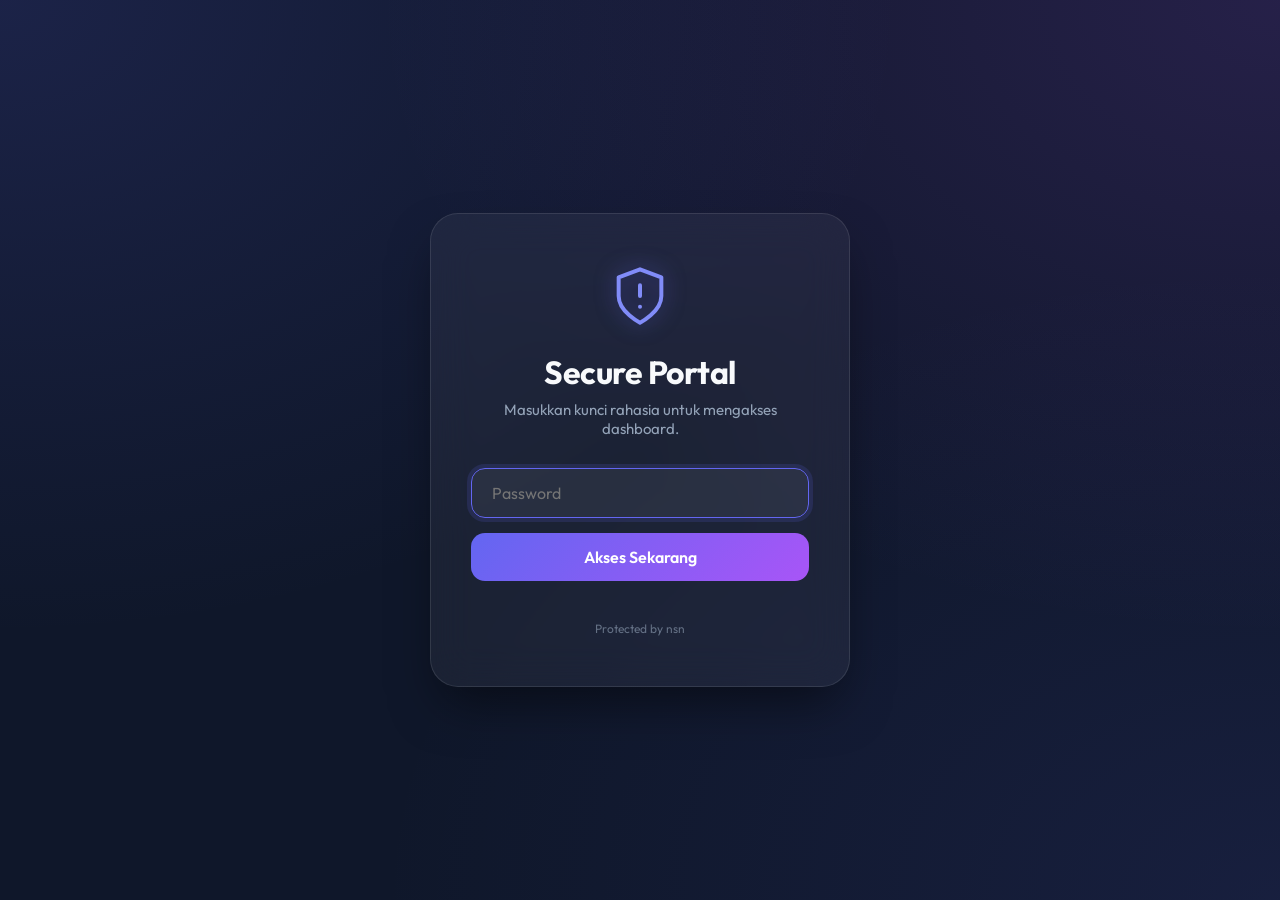
<file: public/login.html>
<!DOCTYPE html>
<html lang="id">
<head>
    <meta charset="UTF-8">
    <meta name="viewport" content="width=device-width, initial-scale=1.0">
    <title>Login - Secure</title>
    <link rel="stylesheet" href="style.css">
    <link href="https://fonts.googleapis.com/css2?family=Outfit:wght@300;400;600;700&display=swap" rel="stylesheet">
</head>
<body class="login-page">
    <!-- Notification -->
    <div id="notification" class="notification"></div>

    <div class="screen active" style="display: flex; justify-content: center; align-items: center; min-height: 100vh;">
        <div class="login-box">
            <div class="logo">
                <svg width="64" height="64" viewBox="0 0 24 24" fill="none" stroke="currentColor" stroke-width="1.5" stroke-linecap="round" stroke-linejoin="round">
                    <path d="M12 22s8-4 8-10V5l-8-3-8 3v7c0 6 8 10 8 10z"></path>
                    <path d="M12 8v4"></path>
                    <path d="M12 16h.01"></path>
                </svg>
            </div>
            <h1>Secure Portal</h1>
            <p>Masukkan kunci rahasia untuk mengakses dashboard.</p>
            
            <div style="margin-top: 30px;">
                <input type="password" id="passwordInput" placeholder="Password" autofocus>
                <button onclick="login()" style="margin-top: 15px;">Akses Sekarang</button>
                <p id="loginError" class="error"></p>
            </div>

            <div style="margin-top: 40px; font-size: 12px; color: var(--text-dim); opacity: 0.6;">
                Protected by nsn
            </div>
        </div>
    </div>

    <script src="script.js"></script>
    <script>
        // Interaksi Enter untuk Login
        document.getElementById('passwordInput').addEventListener('keypress', function (e) {
            if (e.key === 'Enter') {
                login();
            }
        });
    </script>
</body>
</html>
</file>
<file: public/style.css>
@import url('https://fonts.googleapis.com/css2?family=Outfit:wght@300;400;600;700&display=swap');

:root {
    --primary: #6366f1;
    --primary-light: #818cf8;
    --secondary: #a855f7;
    --bg-dark: #0f172a;
    --glass-bg: rgba(255, 255, 255, 0.05);
    --glass-border: rgba(255, 255, 255, 0.1);
    --text-main: #f8fafc;
    --text-dim: #94a3b8;
    --grad-main: linear-gradient(135deg, #6366f1 0%, #a855f7 100%);
    --grad-danger: linear-gradient(135deg, #ef4444 0%, #b91c1c 100%);
}

* {
    margin: 0;
    padding: 0;
    box-sizing: border-box;
    font-family: 'Outfit', sans-serif;
}

body {
    background: var(--bg-dark);
    background-image: 
        radial-gradient(at 0% 0%, rgba(99, 102, 241, 0.15) 0px, transparent 50%),
        radial-gradient(at 100% 0%, rgba(168, 85, 247, 0.15) 0px, transparent 50%),
        radial-gradient(at 100% 100%, rgba(99, 102, 241, 0.1) 0px, transparent 50%);
    min-height: 100vh;
    color: var(--text-main);
}

/* Screens */
.screen { display: none; min-height: 100vh; }
.screen.active { display: block; }

/* Login Box */
.login-screen.active {
    display: flex;
    justify-content: center;
    align-items: center;
}

.login-box {
    background: var(--glass-bg);
    backdrop-filter: blur(20px);
    border: 1px solid var(--glass-border);
    padding: 50px 40px;
    border-radius: 28px;
    width: 100%;
    max-width: 420px;
    text-align: center;
    box-shadow: 0 25px 50px -12px rgba(0, 0, 0, 0.5);
    animation: fadeIn 0.6s ease-out;
}

@keyframes fadeIn {
    from { opacity: 0; transform: translateY(20px); }
    to { opacity: 1; transform: translateY(0); }
}

.logo svg {
    color: var(--primary-light);
    filter: drop-shadow(0 0 10px rgba(99, 102, 241, 0.5));
    margin-bottom: 20px;
}

h1 { font-size: 32px; font-weight: 700; margin-bottom: 8px; letter-spacing: -0.5px; }
.login-box p { color: var(--text-dim); margin-bottom: 30px; font-size: 15px; }

input, select, textarea {
    width: 100%;
    padding: 14px 20px;
    background: rgba(255, 255, 255, 0.03);
    border: 1px solid var(--glass-border);
    border-radius: 14px;
    color: white;
    font-size: 16px;
    outline: none;
    transition: all 0.3s;
}

input:focus, select:focus {
    border-color: var(--primary);
    background: rgba(255, 255, 255, 0.06);
    box-shadow: 0 0 0 4px rgba(99, 102, 241, 0.15);
}

button {
    width: 100%;
    padding: 14px;
    background: var(--grad-main);
    color: white;
    border: none;
    border-radius: 14px;
    font-size: 16px;
    font-weight: 600;
    cursor: pointer;
    transition: all 0.3s;
}

button:hover {
    transform: translateY(-2px);
    box-shadow: 0 10px 20px -5px rgba(99, 102, 241, 0.5);
}

button:active { transform: translateY(0); }

.error { color: #f87171; font-size: 14px; margin-top: 15px; font-weight: 500; }

/* Navbar */
.navbar {
    background: rgba(15, 23, 42, 0.8);
    backdrop-filter: blur(10px);
    padding: 15px 40px;
    display: flex;
    justify-content: space-between;
    align-items: center;
    border-bottom: 1px solid var(--glass-border);
    position: sticky;
    top: 0;
    z-index: 100;
}

.nav-left { display: flex; align-items: center; gap: 15px; }
.nav-left h2 { font-size: 22px; font-weight: 700; }

.logout-btn {
    width: auto;
    padding: 8px 20px;
    background: rgba(239, 68, 68, 0.1);
    border: 1px solid rgba(239, 68, 68, 0.2);
    color: #f87171;
}

.logout-btn:hover {
    background: #ef4444;
    color: white;
    box-shadow: 0 0 15px rgba(239, 68, 68, 0.3);
}

/* Dashboard Container */
.container {
    max-width: 1200px;
    margin: 40px auto;
    padding: 0 20px;
}

.section {
    background: var(--glass-bg);
    border: 1px solid var(--glass-border);
    padding: 30px;
    border-radius: 24px;
    margin-bottom: 30px;
}

.section h3 {
    font-size: 20px;
    font-weight: 600;
    margin-bottom: 25px;
    display: flex;
    align-items: center;
    gap: 10px;
}

.section h3::before {
    content: '';
    width: 4px;
    height: 20px;
    background: var(--grad-main);
    border-radius: 4px;
}

/* --- RESPONSIVE OPTIMIZATION --- */
@media (max-width: 768px) {
    .navbar {
        padding: 15px 20px;
    }
    
    .nav-left h2 {
        font-size: 18px;
    }

    .container {
        margin: 20px auto;
        padding: 0 15px;
    }

    .section {
        padding: 20px;
        border-radius: 20px;
    }

    .grid-2 {
        grid-template-columns: 1fr;
        gap: 20px;
    }

    .create-folder {
        flex-direction: column;
    }

    .create-folder button {
        width: 100%;
    }

    /* Manual Upload Stack for Mobile */
    .upload-section .grid-split {
        grid-template-columns: 1fr !important;
        gap: 15px !important;
    }

    h1 { font-size: 26px; }
    .login-box { padding: 40px 25px; }
    
    .folders-grid {
        grid-template-columns: 1fr;
    }
    
    .file-drop-area {
        padding: 25px;
    }
}

.create-folder { display: flex; gap: 15px; }
.create-folder input { flex: 1; }
.create-folder button { width: auto; padding-left: 30px; padding-right: 30px; }

/* Folders Grid */
.folders-grid {
    display: grid;
    grid-template-columns: repeat(auto-fill, minmax(320px, 1fr));
    gap: 25px;
}

.folder-card {
    background: rgba(255, 255, 255, 0.03);
    border: 1px solid var(--glass-border);
    padding: 25px;
    border-radius: 20px;
    transition: all 0.4s cubic-bezier(0.4, 0, 0.2, 1);
}

.folder-card:hover {
    background: rgba(255, 255, 255, 0.06);
    transform: translateY(-8px);
    border-color: var(--primary);
    box-shadow: 0 20px 40px -10px rgba(0, 0, 0, 0.3);
}

.folder-card h4 { font-size: 19px; margin-bottom: 10px; color: var(--text-main); }
.folder-card p { font-size: 14px; color: var(--text-dim); margin-bottom: 20px; }

.webhook-url {
    background: rgba(0, 0, 0, 0.2);
    padding: 12px;
    border-radius: 12px;
    font-family: 'Courier New', monospace;
    font-size: 13px;
    color: var(--primary-light);
    margin-bottom: 20px;
    word-break: break-all;
    border: 1px solid rgba(255, 255, 255, 0.05);
}

.folder-card .btn-group { display: flex; gap: 10px; }
.folder-card button { font-size: 14px; padding: 10px; }
.folder-card button.delete-btn { background: rgba(239, 68, 68, 0.1); color: #f87171; border: 1px solid rgba(239, 68, 68, 0.2); }
.folder-card button.delete-btn:hover { background: #ef4444; color: white; }

/* Split Sections */
.grid-2 { display: grid; grid-template-columns: 1fr 1fr; gap: 30px; }

/* Notifications */
.notification {
    position: fixed;
    bottom: 30px;
    right: 30px;
    background: #10b981;
    color: white;
    padding: 16px 32px;
    border-radius: 16px;
    box-shadow: 0 20px 40px rgba(0, 0, 0, 0.4);
    transform: translateY(150px);
    transition: transform 0.4s cubic-bezier(0.34, 1.56, 0.64, 1);
    font-weight: 600;
    z-index: 1000;
}

.notification.show { transform: translateY(0); }
.notification.error { background: #ef4444; }

/* Mobile Responsive */
/* Custom Select */
select {
    appearance: none;
    background-image: url("data:image/svg+xml,%3Csvg xmlns='http://www.w3.org/2000/svg' fill='none' viewBox='0 0 24 24' stroke='%2394a3b8'%3E%3Cpath stroke-linecap='round' stroke-linejoin='round' stroke-width='2' d='M19 9l-7 7-7-7'%3E%3C/path%3E%3C/svg%3E");
    background-repeat: no-repeat;
    background-position: right 1rem center;
    background-size: 1.2em;
    padding-right: 2.5rem;
}

/* File Drop Area */
.file-drop-area {
    position: relative;
    display: flex;
    align-items: center;
    justify-content: center;
    flex-direction: column;
    padding: 40px;
    border: 2px dashed var(--glass-border);
    border-radius: 20px;
    background: rgba(255, 255, 255, 0.02);
    transition: all 0.3s;
    cursor: pointer;
    margin-bottom: 20px;
}

.file-drop-area:hover {
    background: rgba(255, 255, 255, 0.05);
    border-color: var(--primary);
}

.file-drop-area svg {
    color: var(--text-dim);
    margin-bottom: 15px;
    transition: all 0.3s;
}

.file-drop-area:hover svg {
    color: var(--primary-light);
    transform: translateY(-5px);
}

.file-drop-area input[type="file"] {
    position: absolute;
    width: 100%;
    height: 100%;
    opacity: 0;
    cursor: pointer;
}

#file-name-display {
    font-size: 13px;
    color: var(--primary-light);
    margin-top: -10px;
    margin-bottom: 15px;
    font-weight: 500;
}
</file>
